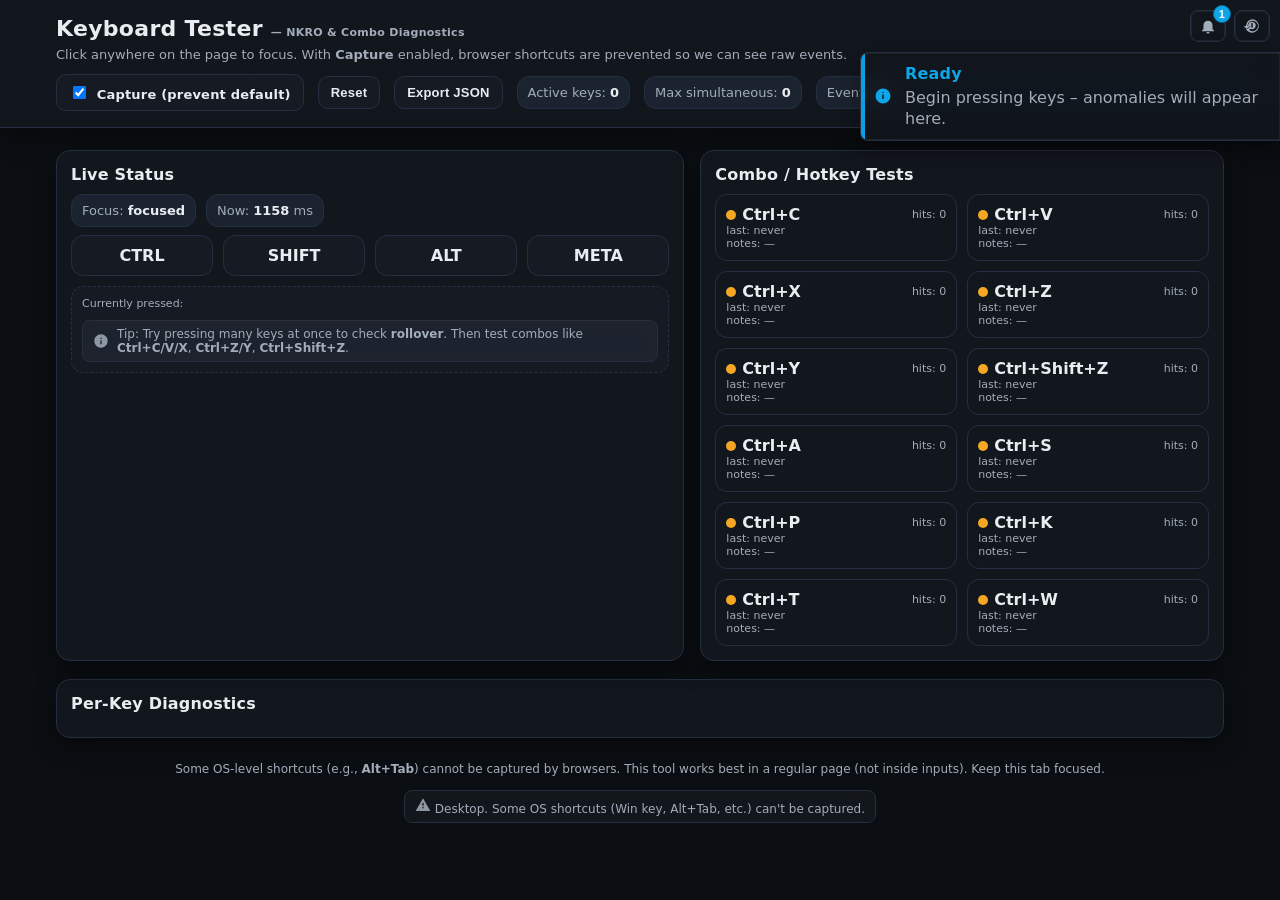
<file: index.html>
<!doctype html>
<html lang="en">
  <head>
    <meta charset="utf-8" />
    <meta name="viewport" content="width=device-width, initial-scale=1" />
    <title>Keyboard Tester — NKRO & Combo Diagnostics</title>
  <script src="src/js/icons.js" defer></script>
  <script src="src/js/toasts.js" defer></script>
  <script src="src/js/keytest.js" defer></script>
    <link rel="stylesheet" href="src/css/style.css" />
  <meta name="description" content="Free one‑page keyboard tester for diagnosing stuck modifiers, chatter, NKRO and hotkey issues (Ctrl+C/V/X, Ctrl+Z/Y, etc.). Live per‑key metrics, combo checks, JSON export/import." />
  <meta name="keywords" content="keyboard tester, nkro, rollover, hotkeys, ctrl z not working, stuck ctrl, key chatter, mechanical keyboard test" />
  <meta name="author" content="Open source community" />
  <link rel="canonical" href="https://keytest.org" />
  <meta property="og:type" content="website" />
  <meta property="og:title" content="Keyboard Tester — NKRO & Combo Diagnostics" />
  <meta property="og:description" content="Diagnose keyboard issues: stuck modifiers, chatter, hotkeys. Desktop‑first, single file, JSON export/import." />
  <meta property="og:url" content="https://keytest.org" />
  <meta property="og:image" content="https://keytest.org/img/logo/keyboard-tester-social.png" />
  <meta name="twitter:card" content="summary_large_image" />
  <meta name="twitter:title" content="Keyboard Tester — NKRO & Combo Diagnostics" />
  <meta name="twitter:description" content="Diagnose keyboard issues: stuck modifiers, chatter, hotkeys. Desktop‑first, single file, JSON export/import." />
  <meta name="twitter:image" content="https://keytest.org/img/logo/keyboard-tester-social.png" />

  <!-- PWA / Icons (placeholders; serve locally for CSP-friendly deploy) -->
  <link rel="icon" href="favicon.ico" sizes="any">
  <link rel="icon" href="/img/icon/icon.svg" type="image/svg+xml">
  <link rel="apple-touch-icon" href="/img/icon/apple-touch-icon.png">
  <link rel="manifest" href="site.webmanifest">
  <meta name="theme-color" content="#0b0e12" />

  <!-- Structured Data for AI discovery -->
  <script type="application/ld+json">
  {
    "@context": "https://schema.org",
    "@type": "WebApplication",
    "name": "Keyboard Tester",
    "url": "https://keytest.org",
    "applicationCategory": "UtilitiesApplication",
    "description": "A desktop-first, single-page keyboard diagnostic for NKRO, hotkeys, chatter and stuck modifiers, with JSON export/import.",
    "operatingSystem": "Windows, macOS, Linux",
    "softwareVersion": "1.2.0",
    "featureList": [
      "Per-key metrics (downs/ups/repeat/dwell)",
      "Combo tests (Ctrl+C/V/X, Ctrl+Z/Y, Ctrl+Shift+Z)",
      "Anomaly detection (mismatch, bounce, missing events)",
      "JSON export/import & session report",
      "Desktop-first UI with toast notifications"
    ]
  }
  </script>
  </head>
  <body tabindex="0" id="appRoot" aria-label="Keyboard Tester">
    <!-- Utility bar: toast controls in top-right -->
    <div class="util-bar" role="region" aria-label="Notification controls">
      <div class="toast-controls">
        <button class="icon-btn" id="muteBtn" aria-pressed="false" aria-label="Toggle toast mute" title="Mute / Unmute notifications">
          <span id="bellOn" data-icon="bell"></span>
          <span id="bellOff" data-icon="bellOff" style="display:none"></span>
          <span class="badge" id="toastCount">0</span>
        </button>
        <button class="icon-btn" id="historyBtn" aria-label="Open notification history" title="Open notification history">
          <span data-icon="history"></span>
        </button>
      </div>
    </div>

    <!-- Edge flash when muted and toast arrives -->
    <div class="edge-flash" id="edgeFlash" aria-hidden="true"></div>

    <!-- Toast history panel -->
    <aside class="history" id="historyPanel" aria-labelledby="historyTitle" role="dialog" aria-modal="false">
      <header>
        <h3 id="historyTitle">Notification History</h3>
        <div class="actions">
          <button class="small" id="clearHistory">Clear</button>
        </div>
      </header>
      <div class="list" id="historyList"></div>
    </aside>

    <!-- Toast stack container -->
    <div class="toast-area" id="toastArea" aria-live="polite" aria-atomic="false"></div>
    <header>
      <div class="wrap">
        <h1>Keyboard Tester <span class="tiny">— NKRO & Combo
            Diagnostics</span></h1>
        <div class="subtitle">Click anywhere on the page to focus. With
          <b>Capture</b> enabled, browser shortcuts are prevented so we can see
          raw events.</div>
        <div class="controls">
          <label class="switch"><input type="checkbox" id="captureToggle"
              checked /> Capture (prevent default)</label>
          <button id="resetBtn" title="Clear all stats">Reset</button>
          <button id="exportBtn"
            title="Download a JSON report of this session">Export JSON</button>
          <span class="stat">Active keys: <b><span
                id="activeCount">0</span></b></span>
          <span class="stat">Max simultaneous: <b><span
                id="maxSimul">0</span></b></span>
          <span class="stat">Events: <b><span
                id="eventCount">0</span></b></span>
        </div>
      </div>
    </header>
    <main>
      <div class="wrap">
        <section class="status-grid">
          <div class="card">
            <h2>Live Status</h2>
            <div class="row" style="margin-bottom:8px">
              <div class="stat">Focus: <b id="focusState">unfocused</b></div>
              <div class="stat">Now: <b id="nowTs">0</b> ms</div>
            </div>
            <div class="mods" aria-label="Modifier keys">
              <div class="mod" id="mCtrl">CTRL</div>
              <div class="mod" id="mShift">SHIFT</div>
              <div class="mod" id="mAlt">ALT</div>
              <div class="mod" id="mMeta">META</div>
            </div>
            <div style="height:10px"></div>
            <div class="kbd-help">
              <div class="row" style="justify-content: space-between">
                <div>
                  <div class="tiny">Currently pressed:</div>
                  <div class="pressed-keys" id="pressedKeys"></div>
                </div>
                <div class="desktop-notice">
                  <span data-icon="info" class="icon"></span>
                  <span>Tip: Try pressing many keys at once to check <b>rollover</b>. Then test combos like <b>Ctrl+C/V/X</b>, <b>Ctrl+Z/Y</b>, <b>Ctrl+Shift+Z</b>.</span>
                </div>
              </div>
            </div>
          </div>
          <div class="card">
            <h2>Combo / Hotkey Tests</h2>
            <div class="combo-list" id="comboList"></div>
          </div>
        </section>
        <section style="margin-top:18px" class="card">
          <h2>Per-Key Diagnostics</h2>
          <div class="grid-keys" id="keyGrid" aria-live="polite"></div>
        </section>
        <p class="footer-note">Some OS-level shortcuts (e.g., <b>Alt+Tab</b>)
          cannot be captured by browsers. This tool works best in a regular page
          (not inside inputs). Keep this tab focused.</p>
        <div class="desktop-notice center" id="desktopNotice">
        <span data-icon="warning" class="icon"></span>
        <span>Desktop. Some OS shortcuts (Win key, Alt+Tab, etc.) can't be captured.</span>
      </div>
      </div>
    </main>
  </body>
</html>
</file>
<file: src/css/style.css>
:root {
    --bg: #0b0e12;
    --panel: #12161d;
    --panel-2: #161b23;
    --text: #e9edf1;
    --muted: #a3adba;
    --ok: #27c07d;
    --warn: #f5a623;
    --bad: #ff4d4f;
    --accent: #4da3ff;
    --border: #243041;
    --chip: #1b2330;
    --shadow: 0 10px 24px rgba(0, 0, 0, .35);
}

* {
    box-sizing: border-box;
}

html,
body {
    height: 100%;
}

body {
    margin: 0;
    font-family: system-ui, -apple-system, Segoe UI, Roboto, Ubuntu, Cantarell, Noto Sans, sans-serif;
    background: var(--bg);
    color: var(--text);
    -webkit-font-smoothing: antialiased;
    -moz-osx-font-smoothing: grayscale;
}

header {
    position: sticky;
    top: 0;
    z-index: 10;
    background: linear-gradient(180deg, rgba(18, 22, 29, .98), rgba(18, 22, 29, .96));
    border-bottom: 1px solid var(--border);
    box-shadow: var(--shadow);
}

.wrap {
    max-width: 1200px;
    margin: 0 auto;
    padding: 16px;
}

h1 {
    font-size: 22px;
    margin: 0 0 6px;
    letter-spacing: .3px;
}

.subtitle {
    color: var(--muted);
    font-size: 13px;
    margin-bottom: 12px;
}

.controls {
    display: flex;
    flex-wrap: wrap;
    gap: 8px;
    align-items: center;
}

.controls>* {
    margin-right: 6px;
}

button,
.switch {
    background: var(--panel-2);
    color: var(--text);
    border: 1px solid var(--border);
    border-radius: 10px;
    padding: 8px 12px;
    font-weight: 600;
    font-size: 13px;
    letter-spacing: .2px;
    cursor: pointer;
}

button:hover,
.switch:hover {
    filter: brightness(1.08);
}

button:active {
    transform: translateY(1px);
}

.switch input {
    margin-right: 6px;
}

main .wrap {
    padding-top: 22px;
}

.status-grid {
    display: grid;
    grid-template-columns: 1.2fr 1fr;
    gap: 16px;
    align-items: stretch;
}

@media (max-width: 900px) {
    .status-grid {
        grid-template-columns: 1fr;
    }
}

.card {
    background: var(--panel);
    border: 1px solid var(--border);
    border-radius: 14px;
    padding: 14px;
    box-shadow: var(--shadow);
}

.card h2 {
    margin: 0 0 10px;
    font-size: 16px;
    letter-spacing: .2px;
}

.row {
    display: flex;
    gap: 10px;
    align-items: center;
    flex-wrap: wrap;
}

.stat {
    background: var(--chip);
    padding: 8px 10px;
    border: 1px solid var(--border);
    border-radius: 12px;
    font-size: 13px;
    color: var(--muted);
}

.stat b {
    color: var(--text);
    font-weight: 700;
}

.mods {
    display: grid;
    grid-template-columns: repeat(4, minmax(0, 1fr));
    gap: 10px;
}

.mod {
    text-align: center;
    padding: 10px;
    border: 1px solid var(--border);
    border-radius: 12px;
    background: var(--panel-2);
    font-weight: 700;
}

.mod.active {
    outline: 2px solid var(--accent);
    background: #0d223d;
}

.pressed-keys {
    display: flex;
    gap: 6px;
    flex-wrap: wrap;
}

.keychip {
    background: var(--chip);
    border: 1px solid var(--border);
    border-radius: 10px;
    padding: 6px 8px;
    font-weight: 700;
    font-size: 12px;
    color: var(--text);
}

.grid-keys {
    display: grid;
    grid-template-columns: repeat(auto-fill, minmax(210px, 1fr));
    gap: 10px;
}

.tile {
    background: var(--panel);
    border: 1px solid var(--border);
    border-radius: 14px;
    padding: 12px;
    transition: transform .08s ease-out, box-shadow .08s ease-out, border-color .12s;
}

.tile:hover {
    transform: translateY(-1px);
}

.tile .head {
    display: flex;
    justify-content: space-between;
    align-items: start;
}

.kbd {
    font-family: ui-monospace, SFMono-Regular, Menlo, Consolas, "Liberation Mono", monospace;
    font-size: 12px;
    font-weight: 800;
    letter-spacing: .3px;
    background: #0f1722;
    border: 1px solid var(--border);
    border-radius: 8px;
    padding: 4px 6px;
}

.label {
    color: var(--muted);
    font-size: 11px;
}

.counts {
    display: grid;
    grid-template-columns: repeat(3, 1fr);
    gap: 8px;
    margin-top: 10px;
}

.chip {
    background: var(--chip);
    border: 1px solid var(--border);
    border-radius: 10px;
    padding: 6px 8px;
    font-size: 12px;
}

.anoms {
    margin-top: 8px;
    font-size: 12px;
}

.flag-ok {
    color: var(--ok);
}

.flag-warn {
    color: var(--warn);
}

.flag-bad {
    color: var(--bad);
}

.tile.down {
    border-color: var(--accent);
    box-shadow: 0 0 0 2px rgba(77, 163, 255, .25) inset;
}

.combo-list {
    display: grid;
    grid-template-columns: repeat(auto-fill, minmax(220px, 1fr));
    gap: 10px;
}

.combo {
    background: var(--panel);
    border: 1px solid var(--border);
    border-radius: 12px;
    padding: 10px;
}

.combo .row {
    justify-content: space-between;
}

.dot {
    width: 10px;
    height: 10px;
    border-radius: 50%;
    background: var(--warn);
    display: inline-block;
    margin-right: 6px;
}

.dot.ok {
    background: var(--ok);
}

.dot.bad {
    background: var(--bad);
}

.tiny {
    color: var(--muted);
    font-size: 11px;
}

.footer-note {
    color: var(--muted);
    font-size: 12px;
    text-align: center;
    margin: 24px 0 14px;
}

.kbd-help {
    background: var(--panel-2);
    border: 1px dashed var(--border);
    border-radius: 12px;
    padding: 10px;
}

/* === Toast / Notification System (from toasts.html) === */
:root {
    --gap: 10px;
    --pad-y: 10px;
    --pad-x: 12px;
    --ico: 18px;
    --radius: 8px;
    --minw: 320px;
    --maxw: 420px;
    --line: 1.35;
    --rows: 2;
    --life: 5200ms;
    --collapsedLife: 2600ms;
    --stagger: 260ms;
    --maxSimul: 4;
    --flashW: 5px;
    --bgGlass: color-mix(in oklab, var(--panel) 82%, transparent);
    --edge: color-mix(in oklab, #000 25%, var(--panel) 75%);
    --ring: 0 0 0 1px rgba(255, 255, 255, .06) inset;
    --c-info: #0ea5e9;
    --c-success: #16a34a;
    --c-warning: #f59e0b;
    --c-danger: #ef4444;
}

.util-bar {
    position: fixed;
    top: 10px;
    right: 10px;
    left: auto;
    display: flex;
    align-items: center;
    gap: 10px;
    justify-content: flex-end;
    pointer-events: none;
    z-index: 1000;
}

.toast-controls {
    pointer-events: auto;
    display: flex;
    align-items: center;
    gap: 8px;
}

.icon-btn {
    position: relative;
    display: inline-grid;
    place-items: center;
    width: 36px;
    height: 32px;
    padding: 0;
    line-height: 1;
    border-radius: 8px;
    background: var(--bgGlass);
    border: 1px solid var(--border);
    box-shadow: var(--ring);
    color: var(--muted);
    cursor: pointer;
    transition: transform .12s ease, background .12s ease, border-color .12s ease;
}

.icon-btn:hover {
    transform: translateY(-1px);
    border-color: color-mix(in oklab, var(--muted) 30%, var(--border));
}

.icon-btn svg {
    width: 18px;
    height: 18px;
    fill: currentColor;
}

.badge {
    position: absolute;
    top: -6px;
    right: -6px;
    min-width: 18px;
    height: 18px;
    padding: 0 5px;
    display: inline-grid;
    place-items: center;
    font-size: 11px;
    font-weight: 700;
    color: #fff;
    background: #0ea5e9;
    border-radius: 999px;
    border: 1px solid color-mix(in oklab, #000 25%, #0ea5e9 75%);
}

.edge-flash {
    position: fixed;
    top: 12px;
    right: 0;
    width: var(--flashW);
    height: 22px;
    border-radius: 3px 0 0 3px;
    opacity: 0;
    pointer-events: none;
    z-index: 1200;
    background: var(--c-info);
    filter: saturate(140%);
    transform: translateX(100%);
}

.edge-flash.show {
    animation: edgeFlash 1400ms ease forwards;
}

@keyframes edgeFlash {
    0% {
        opacity: 0;
        transform: translateX(0);
    }

    10% {
        opacity: .95;
    }

    85% {
        opacity: .75;
    }

    100% {
        opacity: 0;
        transform: translateX(0);
    }
}

.toast-area {
    position: fixed;
    top: 52px;
    right: 0;
    display: flex;
    flex-direction: column;
    gap: var(--gap);
    z-index: 1100;
    pointer-events: none;
}

.toast {
    pointer-events: auto;
    min-width: var(--minw);
    max-width: var(--maxw);
    display: grid;
    grid-template-columns: auto 1fr;
    align-items: center;
    column-gap: 12px;
    padding: var(--pad-y) var(--pad-x);
    color: var(--text);
    border-radius: var(--radius) 0 0 var(--radius);
    border: 1px solid var(--border);
    border-right: 0;
    background: var(--bgGlass);
    backdrop-filter: blur(10px) saturate(150%);
    -webkit-backdrop-filter: blur(10px) saturate(150%);
    box-shadow: var(--shadow), var(--ring);
    position: relative;
    overflow: clip;
    cursor: pointer;
    transform: translateX(100%);
    opacity: 0;
    animation: toastIn var(--life) cubic-bezier(.22, .9, .26, 1) forwards;
}

.toast[data-order] {
    animation-delay: calc(var(--stagger) * attr(data-order number, 0));
}

.toast::before {
    content: "";
    position: absolute;
    top: 0;
    left: 0;
    bottom: 0;
    width: 4px;
    background: currentColor;
    opacity: .95;
}

.toast .ico {
    width: calc(var(--ico) + 2px);
    height: calc(var(--ico) + 2px);
    display: grid;
    place-items: center;
    color: currentColor;
}

.toast .ico svg {
    width: var(--ico);
    height: var(--ico);
    fill: currentColor;
    display: block;
}

.toast .body {
    display: grid;
    grid-template-rows: auto auto;
    line-height: var(--line);
    margin-right: 6px;
}

.toast .t {
    font-weight: 700;
    letter-spacing: .2px;
    margin-bottom: 2px;
    color: currentColor;
}

.toast .m {
    color: var(--muted);
    font-weight: 500;
    white-space: normal;
    overflow-wrap: anywhere;
}

@keyframes toastIn {
    0% {
        transform: translateX(100%);
        opacity: 0;
    }

    10% {
        transform: translateX(0%);
        opacity: 1;
    }

    100% {
        transform: translateX(0%);
        opacity: 1;
    }
}

@keyframes toastOut {
    0% {
        transform: translateX(0%);
        opacity: 1;
    }

    100% {
        transform: translateX(100%);
        opacity: 0;
    }
}

.toast.info {
    color: var(--c-info);
}

.toast.success {
    color: var(--c-success);
}

.toast.warning {
    color: var(--c-warning);
}

.toast.danger {
    color: var(--c-danger);
}

.history {
    position: fixed;
    top: 52px;
    right: 10px;
    width: min(520px, calc(100vw - 20px));
    max-height: calc(100vh - 70px);
    background: var(--bgGlass);
    border: 1px solid var(--border);
    border-radius: 10px;
    backdrop-filter: blur(10px) saturate(150%);
    -webkit-backdrop-filter: blur(10px) saturate(150%);
    box-shadow: var(--shadow), var(--ring);
    overflow: hidden;
    display: none;
    z-index: 1090;
}

.history.open {
    display: block;
}

.history header {
    display: flex;
    align-items: center;
    justify-content: space-between;
    gap: 10px;
    padding: 10px 12px;
    border-bottom: 1px solid var(--edge);
}

.history header h3 {
    margin: 0;
    font-size: 14px;
    letter-spacing: .2px;
}

.history header .actions {
    display: flex;
    gap: 8px;
}

.history .actions .small {
    font-size: 12px;
    padding: 6px 10px;
    border-radius: 8px;
    cursor: pointer;
    background: color-mix(in oklab, var(--bgGlass) 90%, transparent);
    border: 1px solid var(--border);
    color: var(--muted);
}

.history .actions .small:hover {
    color: var(--text);
    border-color: color-mix(in oklab, var(--muted) 30%, var(--border));
}

.history .list {
    max-height: calc(100vh - 70px - 42px);
    overflow: auto;
}

.history .item {
    display: grid;
    grid-template-columns: 6px 1fr auto;
    align-items: center;
    gap: 12px;
    padding: 10px 12px;
    border-bottom: 1px solid var(--edge);
}

.history .item .bar {
    width: 6px;
    height: 100%;
    border-radius: 4px;
    background: var(--c-info);
}

.history .item .meta {
    display: grid;
    grid-template-rows: auto auto;
    gap: 2px;
}

.history .item .meta .title {
    font-weight: 700;
}

.history .item .meta .msg {
    color: var(--muted);
}

.history .time {
    font-size: 12px;
    color: var(--muted);
}

.history .item.entering {
    animation: historyItemIn 320ms cubic-bezier(.22, .9, .26, 1) both;
    transform-origin: top;
}

@keyframes historyItemIn {
    0% {
        opacity: 0;
        transform: translateY(-14px) scaleY(.85);
    }

    100% {
        opacity: 1;
        transform: translateY(0) scaleY(1);
    }
}

@media (prefers-reduced-motion: reduce) {
    .toast {
        animation: none !important;
        transform: none !important;
        opacity: 1 !important;
    }

    .edge-flash {
        animation: none !important;
        opacity: 0 !important;
    }
}

/* Glossy inline/in-page message boxes and tips */
.msg-box {
    display: grid;
    grid-template-columns: auto 1fr;
    gap: 8px;
    align-items: start;
    padding: 8px 10px;
    background: rgba(255,255,255,0.05);
    border: 1px solid var(--border);
    border-radius: 8px;
    backdrop-filter: blur(8px) saturate(140%);
}
.msg-box svg { width:16px; height:16px; display:block; margin-top:2px; fill: currentColor; }
.msg-box .msg .t { font-weight: 700; margin-bottom: 2px; }
.msg-box .msg .d { color: var(--muted); font-size: 13px; }
.msg-box.center { justify-content: center; text-align: left; margin: 12px auto; }
.msg-box.info { color: var(--accent); }
.msg-box.tip { color: var(--c-info); }

.footer-notice { text-align:center; margin: 16px 0 10px; }
.footer-notice .copyright { color: var(--muted); font-size: 12px; margin-top: 10px; }

/* === Isolated Desktop Notice Component === */
.desktop-notice {
    display: inline-flex;
    align-items: center;
    gap: 8px;
    padding: 6px 10px;
    background: rgba(255,255,255,0.04);
    border: 1px solid var(--border);
    border-radius: 8px;
    font-size: 12px;
    color: var(--muted);
    backdrop-filter: blur(8px) saturate(140%);
    -webkit-backdrop-filter: blur(8px) saturate(140%);
    width: fit-content;
}

.desktop-notice svg { 
    width: 16px; 
    height: 16px; 
    fill: currentColor; 
    opacity: .85;
    flex-shrink: 0;
}

/* Icon sizing within data-icon containers */
[data-icon] {
    display: inline-flex;
    align-items: center;
    justify-content: center;
    width: 18px;
    height: 18px;
    flex-shrink: 0;
}

[data-icon] svg {
    width: 100%;
    height: 100%;
    display: block;
    fill: currentColor;
}

/* Icon button specific sizing */
.icon-btn [data-icon] {
    width: 18px;
    height: 18px;
}

.icon-btn.small [data-icon] {
    width: 16px;
    height: 16px;
}

/* Desktop notice icon sizing */
.desktop-notice [data-icon] {
    width: 16px;
    height: 16px;
}

/* Toast icon sizing */
.toast .ico [data-icon] {
    width: 18px;
    height: 18px;
}

/* Message box icon sizing */
.msg-box [data-icon] {
    width: 16px;
    height: 16px;
    margin-top: 2px;
}

/* History item icon sizing */
.history .item .bar [data-icon] {
    width: 16px;
    height: 16px;
}

/* Combined Center (both horizontal and vertical) */
.center { 
    display: block; 
    margin-left: auto !important; 
    margin-right: auto !important;
}

/* Flexbox Alignment - Justify Content (horizontal) */
.justify-start { display: flex; justify-content: flex-start !important; }
.justify-center { display: flex; justify-content: center !important; }
.justify-end { display: flex; justify-content: flex-end !important; }
.justify-between { display: flex; justify-content: space-between !important; }
.justify-around { display: flex; justify-content: space-around !important; }
.justify-evenly { display: flex; justify-content: space-evenly !important; }

/* Flexbox Alignment - Align Items (vertical) */
.items-start { display: flex; align-items: flex-start !important; }
.items-center { display: flex; align-items: center !important; }
.items-end { display: flex; align-items: flex-end !important; }
.items-stretch { display: flex; align-items: stretch !important; }
.items-baseline { display: flex; align-items: baseline !important; }

/* Flexbox Direction */
.flex-row { display: flex; flex-direction: row !important; }
.flex-col { display: flex; flex-direction: column !important; }
.flex-row-reverse { display: flex; flex-direction: row-reverse !important; }
.flex-col-reverse { display: flex; flex-direction: column-reverse !important; }

/* Position */
.relative { position: relative !important; }
.absolute { position: absolute !important; }
.fixed { position: fixed !important; }
.sticky { position: sticky !important; }
.static { position: static !important; }

/* Absolute positioning shortcuts */
.top-0 { top: 0 !important; }
.right-0 { right: 0 !important; }
.bottom-0 { bottom: 0 !important; }
.left-0 { left: 0 !important; }

.top-center { position: absolute; top: 0; left: 50%; transform: translateX(-50%) !important; }
.bottom-center { position: absolute; bottom: 0; left: 50%; transform: translateX(-50%) !important; }
.left-center { position: absolute; left: 0; top: 50%; transform: translateY(-50%) !important; }
.right-center { position: absolute; right: 0; top: 50%; transform: translateY(-50%) !important; }
.center-absolute { position: absolute; top: 50%; left: 50%; transform: translate(-50%, -50%) !important; }

/* Margin Auto (for block-level centering) */
.mx-auto { margin-left: auto; margin-right: auto !important; }
.my-auto { margin-top: auto; margin-bottom: auto !important; }
.m-auto { margin: auto !important; }

/* Width for centering */
.w-full { width: 100% !important; }
.w-auto { width: auto !important; }
.w-fit { width: fit-content !important; }

/* Display utilities */
.block { display: block !important; }
.inline { display: inline !important; }
.inline-block { display: inline-block !important; }
.flex { display: flex !important; }
.inline-flex { display: inline-flex !important; }
.grid { display: grid !important; }
.hidden { display: none !important; }

/* Float (legacy support) */
.float-left { float: left !important; }
.float-right { float: right !important; }
.float-none { float: none !important; }
.clearfix::after { content: ""; display: table; clear: both; }
/* Float (legacy support) */
.float-left { float: left !important; }
.float-right { float: right !important; }
.float-none { float: none !important; }
.clearfix::after { content: ""; display: table; clear: both; }
</file>
